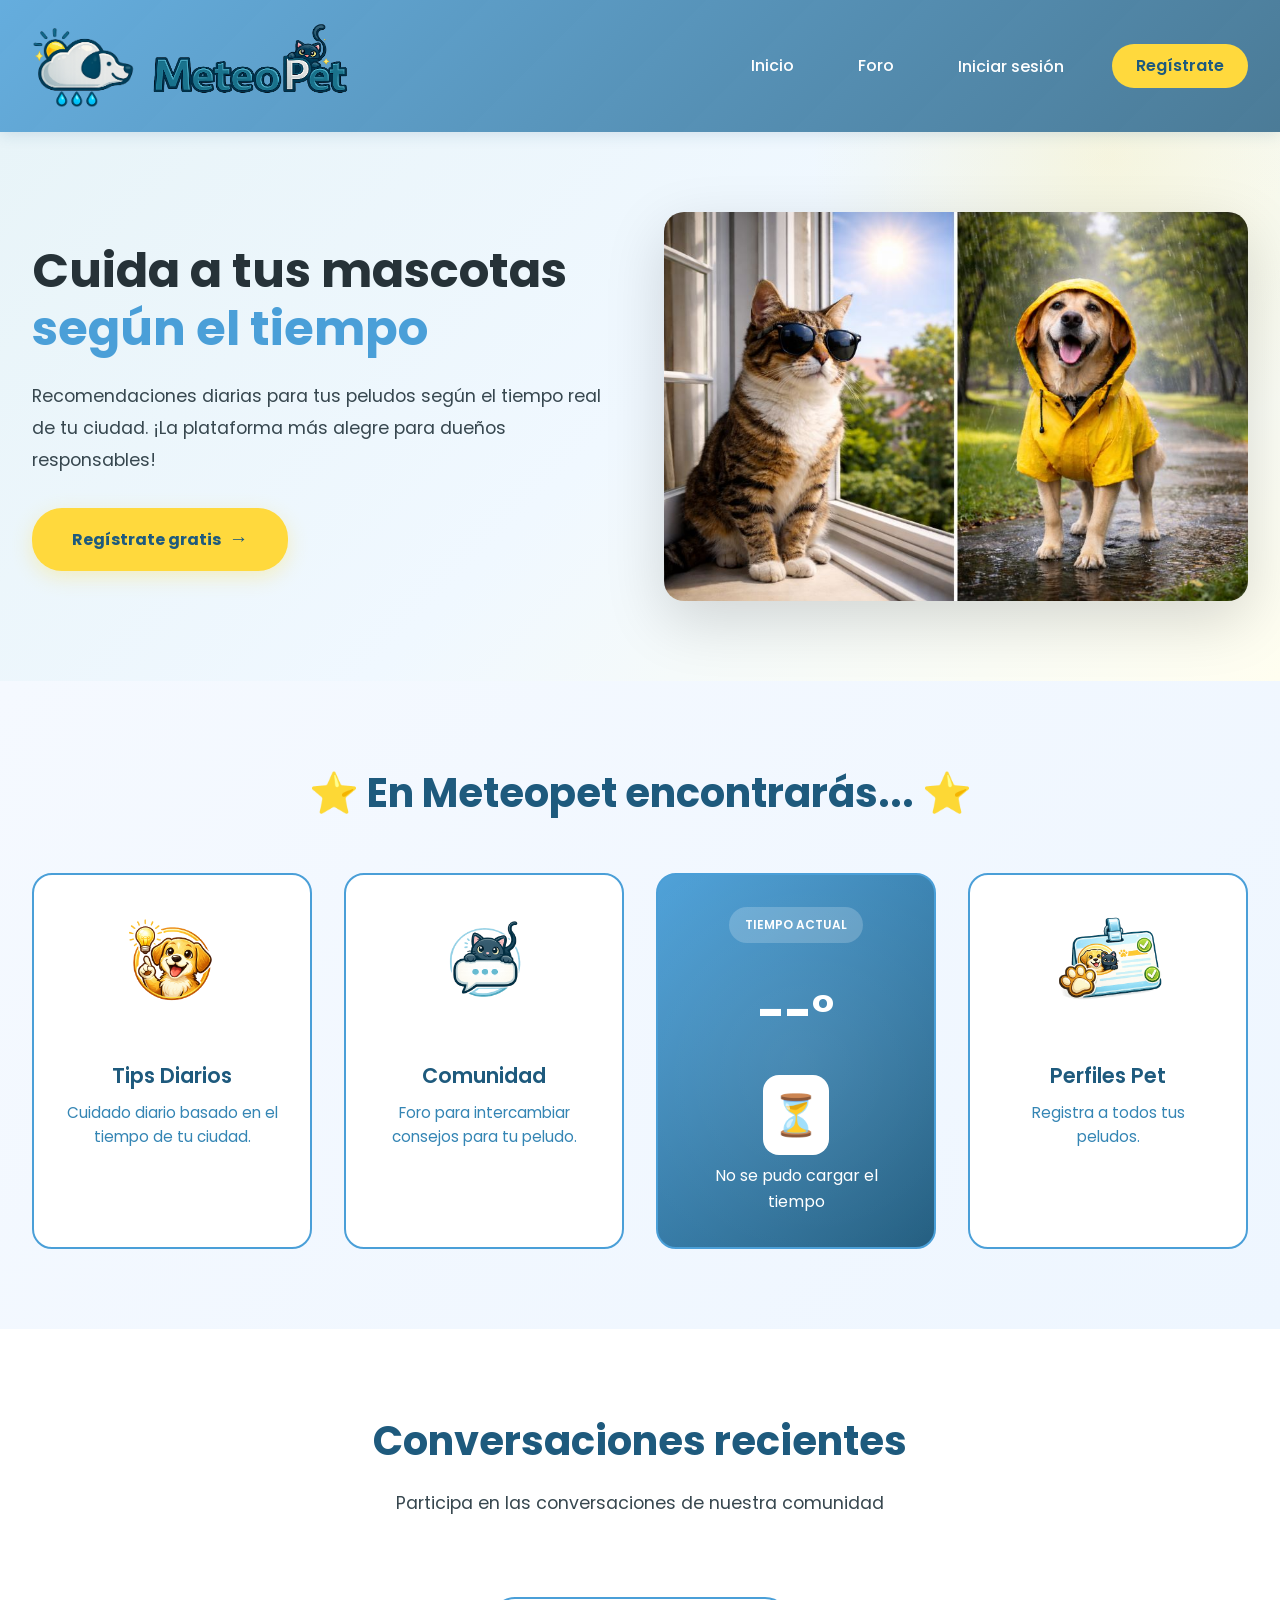
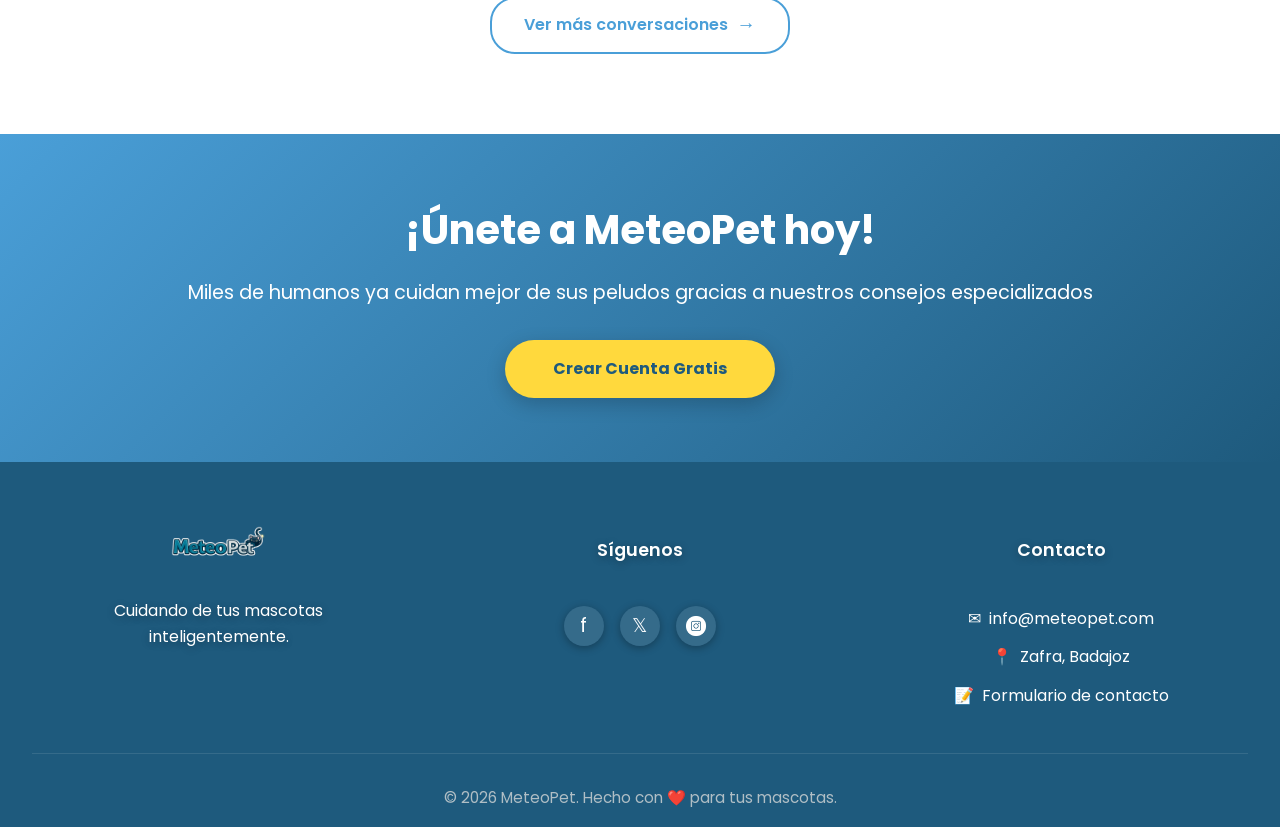
<file: index.html>
<!DOCTYPE html>
<html lang="es">

<head>
    <meta charset="UTF-8">
    <meta name="viewport" content="width=device-width, initial-scale=1.0">
    <title>MeteoPet - Cuida a tus mascotas según el tiempo</title>

    <!-- Google Fonts -->
    <link href="https://fonts.googleapis.com/css2?family=Poppins:wght@400;500;600;700&display=swap" rel="stylesheet">

    <!-- Estilos -->
    <link rel="stylesheet" href="assets/css/styles.css">

    <!-- Script principal de la landing -->
    <script defer src="assets/js/index.js"></script>
</head>

<body>

    <!-- ********* NAVBAR ********* -->
    <nav class="navbar">
        <div class="container">
            <a class="navbar-brand" href="#inicio">
                <div class="logo-icon">
                    <img src="assets/img/ui/logo.png" alt="logo_meteopet">
                </div>
                <div class="logo-title">
                    <img src="assets/img/ui/titulo_logo.png" alt="titulo Meteopet">
                </div>
            </a>
            <button class="navbar-toggler" id="menuToggle" aria-label="Toggle navigation">
                <span></span>
                <span></span>
                <span></span>
            </button>
            <div class="navbar-collapse" id="navbarNav">
                <ul class="navbar-nav">
                    <li class="nav-item">
                        <a class="nav-link" href="#inicio">Inicio</a>
                    </li>
                    <li class="nav-item">
                        <a class="nav-link" href="#foro">Foro</a>
                    </li>
                    <li class="nav-item">
                        <button class="nav-link" id="btn-abrir-login">Iniciar sesión</button>
                    </li>
                    <li class="nav-item">
                        <a class="btn-register" href="index.html?registro=1">Regístrate</a>
                    </li>
                </ul>
            </div>
        </div>
    </nav>

    <!-- ********* HERO ********* -->
    <section class="hero" id="inicio">
        <div class="container">
            <div class="hero-content">
                <div class="hero-text">
                    <h1 class="hero-title">
                        <span class="text-dark">Cuida a tus mascotas</span>
                        <span class="text-primary">según el tiempo</span>
                    </h1>
                    <p class="hero-subtitle">
                        Recomendaciones diarias para tus peludos según el tiempo real de tu ciudad.
                        ¡La plataforma más alegre para dueños responsables!
                    </p>
                    <a href="index.html?registro=1" class="btn-hero">
                        Regístrate gratis <span class="arrow">→</span>
                    </a>
                </div>
                <div class="hero-image-wrapper">
                    <div class="hero-image-container">
                        <img src="assets/img/ui/imagen-hero.jpg" alt="Perro y gato" class="hero-image">
                    </div>
                </div>
            </div>
        </div>
    </section>

    <!-- ********* EN METEOPET ENCONTRARÁS ********* -->
    <section class="section-features">
        <div class="container">
            <div class="section-header">
                <h2 class="section-title">
                    <span class="star">⭐</span>
                    En Meteopet encontrarás...
                    <span class="star">⭐</span>
                </h2>
            </div>

            <div class="platform-grid">
                <div class="platform-card">
                    <div class="card-icon">
                        <span class="icon"><img src="assets/img/ui/emojiPerro.png" alt="emoji perro tips"></span>
                    </div>
                    <h5>Tips Diarios</h5>
                    <p class="text-muted">Cuidado diario basado en el tiempo de tu ciudad.</p>
                </div>

                <div class="platform-card">
                    <div class="card-icon">
                        <span class="icon"><img src="assets/img/ui/emojiGatoForo.png" alt="emoji gato foro"></span>
                    </div>
                    <h5>Comunidad</h5>
                    <p class="text-muted">Foro para intercambiar consejos para tu peludo.</p>
                </div>

                <!-- Tarjeta del tiempo — se rellena por JS con la API de OpenWeatherMap -->
                <div class="platform-card platform-card-highlight">
                    <div class="weather-badge">
                        <span>TIEMPO ACTUAL</span>
                    </div>
                    <div id="weather-widget">
                        <div class="stat-number" id="weather-temp">--°</div>
                        <div id="weather-icon" style="font-size: 2.5rem;">⏳</div>
                        <p class="text-white" id="weather-desc">Cargando...</p>
                        <p class="text-white" id="weather-ciudad" style="font-size: 0.8rem; opacity: 0.8;"></p>
                    </div>
                </div>

                <div class="platform-card">
                    <div class="card-icon">
                        <span class="icon"><img src="assets/img/ui/emojiPerfiles.png" alt="emoji perfiles"></span>
                    </div>
                    <h5>Perfiles Pet</h5>
                    <p class="text-muted">Registra a todos tus peludos.</p>
                </div>
            </div>
        </div>
    </section>

    <!-- ********* CONVERSACIONES RECIENTES ********* -->
    <!-- Las tarjetas se generan por JS desde api/foro_publico.php -->
    <section class="section-forum" id="foro">
        <div class="container">
            <div class="section-header">
                <h2 class="section-title">Conversaciones recientes</h2>
                <p class="section-subtitle">Participa en las conversaciones de nuestra comunidad</p>
            </div>

            <div class="forum-grid" id="foro-landing"></div>

            <template id="template-foro-landing">
                <div class="forum-card">
                    <div class="forum-avatar">
                        <img src="" alt="avatar" class="forum-avatar-img">
                    </div>
                    <div class="forum-content">
                        <div class="forum-header">
                            <h6 class="forum-nombre"></h6>
                            <small class="text-muted forum-fecha"></small>
                        </div>
                        <p class="forum-texto"></p>
                        <small class="forum-especie"></small>
                    </div>
                </div>
            </template>

            <div class="text-center">
                <a href="foro_publico.html" class="btn-outline-primary">
                    Ver más conversaciones <span class="arrow">→</span>
                </a>
            </div>
        </div>
    </section>

    <!-- ********* CTA CREAR CUENTA ********* -->
    <section class="section-cta">
        <div class="container">
            <div class="cta-box">
                <h2>¡Únete a MeteoPet hoy!</h2>
                <p>Miles de humanos ya cuidan mejor de sus peludos gracias a nuestros consejos especializados</p>
                <a href="index.html?registro=1" class="btn-cta">Crear Cuenta Gratis</a>
            </div>
        </div>
    </section>

    <!-- ********* FOOTER ********* -->
    <footer class="footer">
        <div class="container">
            <div class="footer-grid">
                <div class="footer-col">
                    <div class="footer-brand">
                        <img src="assets/img/ui/titulo_logoGris.png" alt="Meteopet" class="footer-title">
                    </div>
                    <p class="text-light-gray">Cuidando de tus mascotas inteligentemente.</p>
                </div>

                <div class="footer-col footer-col-center">
                    <h6>Síguenos</h6>
                    <div class="social-links">
                        <a href="#" aria-label="Facebook">f</a>
                        <a href="#" aria-label="Equis">𝕏</a>
                        <a href="#" aria-label="Instagram">
                            <img src="assets/img/ui/instagram.png" alt="logo instagram">
                        </a>
                    </div>
                </div>

                <div class="footer-col">
                    <h6>Contacto</h6>
                    <ul class="footer-links">
                        <li><span class="footer-icon-small">✉</span> info@meteopet.com</li>
                        <li><span class="footer-icon-small">📍</span> Zafra, Badajoz</li>
                        <li>
                            <a href="#contacto">
                                <span class="footer-icon-small">📝</span> Formulario de contacto
                            </a>
                        </li>
                    </ul>
                </div>
            </div>
            <hr class="footer-divider">
            <div class="footer-bottom">
                <p>© 2026 MeteoPet. Hecho con <span class="heart">❤️</span> para tus mascotas.</p>
            </div>
        </div>
    </footer>

    <!-- ********* MODAL LOGIN ********* -->
    <div id="modal-login" class="modal-overlay">
        <div class="modal-login-contenido">
            <button id="modal-login-cerrar" class="modal-cerrar">&times;</button>

            <div class="modal-login-left">
                <div class="modal-pet-icon">
                    <img src="assets/img/ui/iconoInicioSesion.png" alt="">
                </div>
                <h2>¡Bienvenido de vuelta!</h2>
                <p>Tus peludos te están esperando.</p>
            </div>

            <div class="modal-login-right">
                <h1>Iniciar Sesión</h1>
                <p class="modal-subtitulo">Accede a tu cuenta de MeteoPet</p>

                <!-- Mensaje de error de login — visible solo si la URL tiene ?error=1 -->
                <div id="modal-error" class="modal-error-msg" style="display:none;">
                    Email o contraseña incorrectos.
                </div>

                <!-- El formulario se envía a PHP directamente -->
                <form method="POST" action="auth/login_process.php">
                    <div class="form-group">
                        <label for="email">Correo electrónico</label>
                        <div class="input-wrapper">
                            <span class="input-icon">✉️</span>
                            <input type="email" id="email" name="email" placeholder="tu@email.com" required>
                        </div>
                    </div>

                    <div class="form-group">
                        <label for="password">Contraseña</label>
                        <div class="input-wrapper">
                            <span class="input-icon">🔒</span>
                            <input type="password" id="password" name="password" placeholder="••••••••" required>
                            <button type="button" class="btn-toggle-pass" data-target="password">👁️</button>
                        </div>
                        <small class="password-requisitos">
                            Debe tener: 8+ caracteres, una mayúscula, un número y un carácter especial (!@#$...)
                        </small>
                    </div>

                    <button type="submit" class="btn-login">
                        <span>🐾</span> Iniciar Sesión
                    </button>
                </form>
                <p class="register-link">
                    <a href="#" id="btn-recuperar-pass">¿Olvidaste tu contraseña?</a>
                </p>

                <p class="register-link">
                    ¿No tienes cuenta? <a href="#" id="btn-abrir-registro">Regístrate gratis</a>
                </p>
            </div>
        </div>
    </div>

    <!-- ********* MODAL REGISTRO ********* -->
    <!-- El registro se gestiona por fetch en index.js → api/registro.php -->
    <div id="modal-registro" class="modal-overlay">
        <div class="modal-registro-contenido">
            <button id="modal-registro-cerrar" class="modal-cerrar">&times;</button>

            <div class="modal-registro-header">
                <h1>Crear cuenta</h1>
                <p class="modal-subtitulo">Únete a MeteoPet gratis</p>
            </div>

            <div class="modal-registro-body">
                <div class="registro-grid">
                    <div class="form-group">
                        <label for="reg-nombre">Nombre completo</label>
                        <div class="input-wrapper">
                            <span class="input-icon">👤</span>
                            <input type="text" id="reg-nombre" placeholder="Tu nombre completo" required>
                        </div>
                    </div>

                    <div class="form-group">
                        <label for="reg-email">Correo electrónico</label>
                        <div class="input-wrapper">
                            <span class="input-icon">✉️</span>
                            <input type="email" id="reg-email" placeholder="tu@email.com" required>
                        </div>
                    </div>

                    <div class="form-group">
                        <label for="reg-password">Contraseña</label>
                        <div class="input-wrapper">
                            <span class="input-icon">🔒</span>
                            <input type="password" id="reg-password" placeholder="Mínimo 8 caracteres" required>
                            <button type="button" class="btn-toggle-pass" data-target="reg-password">👁️</button>
                        </div>
                    </div>

                    <div class="form-group">
                        <label for="reg-password2">Confirmar contraseña</label>
                        <div class="input-wrapper">
                            <span class="input-icon">🔒</span>
                            <input type="password" id="reg-password2" placeholder="Repite la contraseña" required>
                            <button type="button" class="btn-toggle-pass" data-target="reg-password2">👁️</button>
                        </div>
                    </div>

                    <div class="form-group">
                        <label for="reg-provincia">Provincia</label>
                        <div class="input-wrapper">
                            <span class="input-icon">🗺️</span>
                            <!-- Las opciones se cargan desde api/ciudades_catalogo.php -->
                            <select id="reg-provincia" required>
                                <option value="">Selecciona una provincia...</option>
                            </select>
                        </div>
                    </div>

                    <div class="form-group">
                        <label for="reg-ciudad">Ciudad principal</label>
                        <div class="input-wrapper">
                            <span class="input-icon">📍</span>
                            <!-- Se activa al elegir provincia -->
                            <select id="reg-ciudad" required disabled>
                                <option value="">Primero selecciona una provincia</option>
                            </select>
                        </div>
                        <small id="ciudad-no-encontrada"
                            style="display:none; color:var(--descriptions); font-size:0.8rem; margin-top:0.3rem;">
                            ¿No encuentras tu ciudad? <a href="#" id="btn-sugerir-ciudad">Sugiérela al administrador</a>
                        </small>
                    </div>
                </div>

                <div class="form-group">
                    <label>Elige tu avatar</label>
                    <!-- Los avatares se cargan desde api/avatares.php -->
                    <div class="avatar-selector" id="avatar-selector"></div>
                    <input type="hidden" id="reg-avatar" value="avatar_default.png">
                </div>

                <div id="reg-mensaje"></div>
                <div class="form-group">
                    <label>
                        <input type="checkbox" id="reg-terminos" required>
                        He leído y acepto los <a href="#" id="btn-ver-terminos">términos y condiciones</a>
                    </label>
                </div>


                <button id="btn-registrarse" class="btn-login">
                    <span>🐾</span> Crear cuenta
                </button>

                <p class="register-link">
                    ¿Ya tienes cuenta? <a href="#" id="btn-ir-login">Inicia sesión</a>
                </p>
            </div>
        </div>
    </div>

    <!-- ********* MODAL CONTACTO ********* -->
    <!-- El envío se gestiona por fetch en index.js → api/contacto.php -->
    <div id="modal-contacto" class="modal-overlay">
        <div class="modal-contacto-contenido">
            <button id="modal-contacto-cerrar" class="modal-cerrar">&times;</button>
            <div class="modal-contacto-header">
                <h2>Contacta con nosotros</h2>
                <p>¿Tienes alguna duda, problema o sugerencia?</p>
            </div>
            <div class="modal-contacto-body">
                <div class="contacto-grid">
                    <div class="form-group">
                        <label for="contacto-nombre">Nombre</label>
                        <input type="text" id="contacto-nombre" placeholder="Tu nombre">
                    </div>
                    <div class="form-group">
                        <label for="contacto-email">Email</label>
                        <input type="email" id="contacto-email" placeholder="tu@email.com">
                    </div>
                    <div class="form-group contacto-full">
                        <label for="contacto-tipo">Tipo de consulta</label>
                        <select id="contacto-tipo">
                            <option value="consulta">💬 Consulta general</option>
                            <option value="problema">🔴 Problema técnico</option>
                            <option value="sugerencia_ciudad">🏙️ Sugerencia de ciudad</option>
                            <option value="otro">⚪ Otro</option>
                        </select>
                    </div>
                    <div class="form-group contacto-full">
                        <label for="contacto-asunto">Asunto</label>
                        <input type="text" id="contacto-asunto" placeholder="Asunto de tu mensaje">
                    </div>
                    <div class="form-group contacto-full">
                        <label for="contacto-mensaje">Mensaje</label>
                        <textarea id="contacto-mensaje" rows="4" placeholder="Escribe tu mensaje aquí..."></textarea>
                    </div>
                </div>
                <div id="contacto-msg"></div>
                <button id="btn-enviar-contacto" class="btn-login">
                    <span>✉️</span> Enviar mensaje
                </button>
            </div>
        </div>
    </div>

    <!-- MODAL TÉRMINOS Y CONDICIONES -->
    <div id="modal-terminos" class="modal-overlay">
        <div class="modal-contacto-contenido">
            <button id="modal-terminos-cerrar" class="modal-cerrar">&times;</button>
            <div class="modal-contacto-header">
                <h2>Términos y Condiciones</h2>
                <p>Por favor léelos antes de registrarte 🐾</p>
            </div>
            <div class="modal-contacto-body">
                <p><strong>1. Uso de la aplicación</strong></p>
                <p>MeteoPet es una aplicación web gratuita destinada a ayudar a los humanos de mascotas a cuidar mejor
                    de sus peludos según las condiciones meteorológicas. El uso de la app implica la aceptación de estas
                    condiciones.</p>

                <p><strong>2. Registro y cuenta</strong></p>
                <p>Para acceder a todas las funcionalidades es necesario crear una cuenta. Eres responsable de mantener
                    la confidencialidad de tu contraseña y de toda la actividad que se realice desde tu cuenta.</p>

                <p><strong>3. Contenido del foro</strong></p>
                <p>Las publicaciones del foro son revisadas por un administrador antes de hacerse públicas. MeteoPet se
                    reserva el derecho de rechazar cualquier contenido que considere inapropiado o que no esté
                    relacionado con el bienestar de las mascotas.</p>

                <p><strong>4. Datos personales</strong></p>
                <p>Los datos que nos proporcionas (nombre, email, ciudad) se usan únicamente para el funcionamiento de
                    la aplicación y no se comparten con terceros.</p>

                <p><strong>5. Responsabilidad</strong></p>
                <p>Los consejos de MeteoPet son orientativos y no sustituyen en ningún caso la opinión de un
                    veterinario. Ante cualquier duda sobre la salud de tu mascota, consulta siempre a un profesional. 🐾
                </p>

                <button id="btn-aceptar-terminos" class="btn-login">
                    <span>✅</span> Entendido, ¡acepto!
                </button>
            </div>
        </div>
    </div>

</body>

</html>
</file>
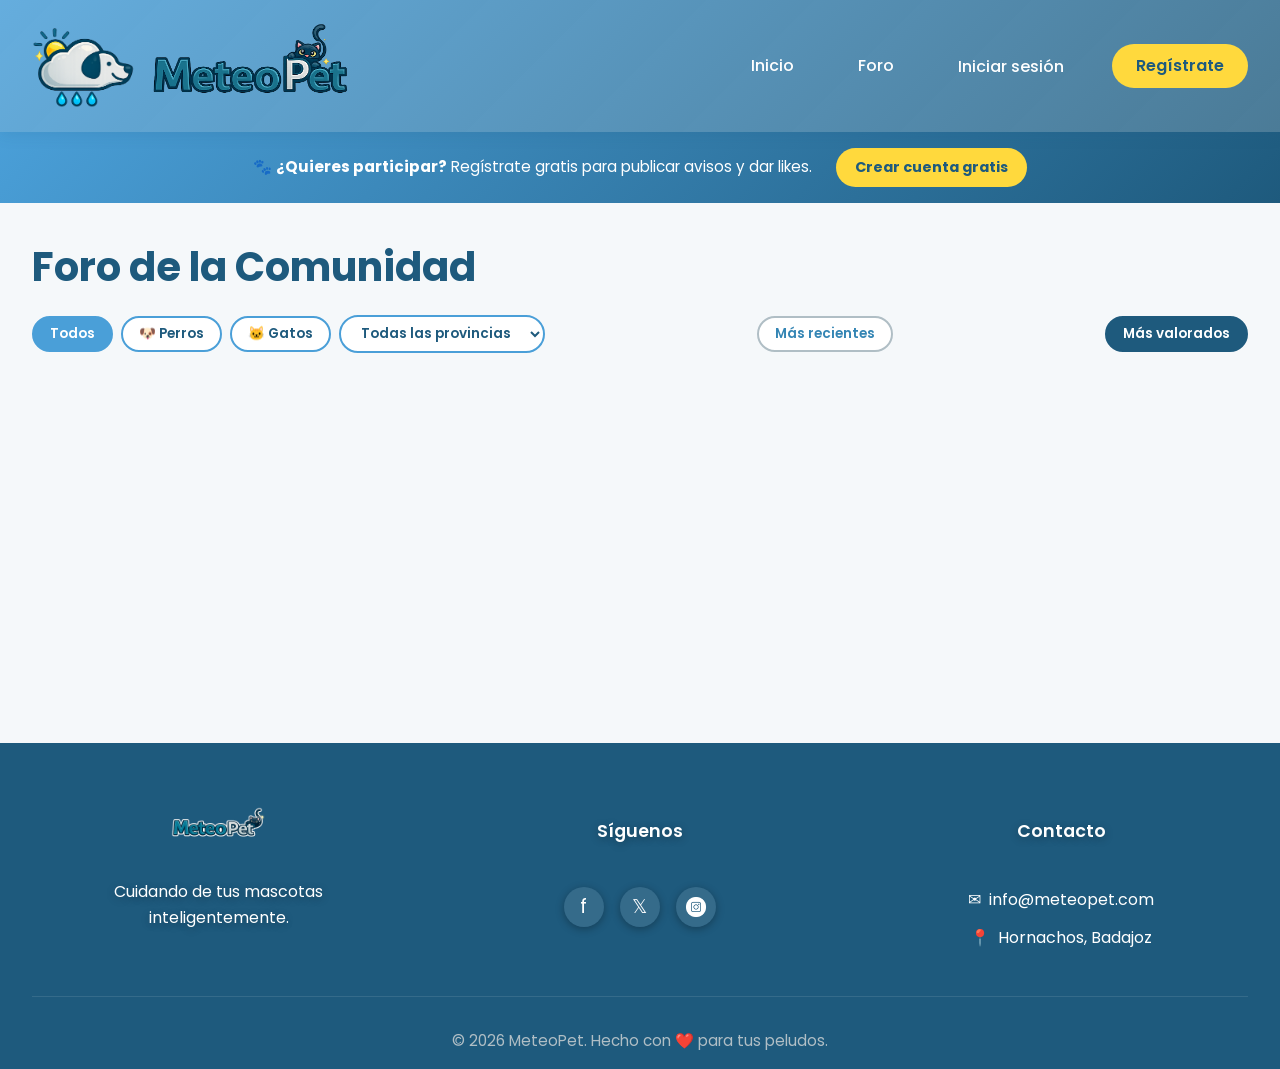
<file: foro_publico.html>
<!DOCTYPE html>
<html lang="es">

<head>
    <meta charset="UTF-8">
    <meta name="viewport" content="width=device-width, initial-scale=1.0">
    <title>Foro - MeteoPet</title>

    <!-- Google Fonts -->
    <link href="https://fonts.googleapis.com/css2?family=Poppins:wght@400;500;600;700&display=swap" rel="stylesheet">

    <!-- Estilos: base + estilos propios del foro público -->
    <link rel="stylesheet" href="assets/css/styles.css">
    <link rel="stylesheet" href="assets/css/foro_publico.css">

    <!-- Script del foro público -->
    <script defer src="assets/js/foro_publico.js"></script>
</head>

<body>

    <!-- ********** NAVBAR ********** -->
    <nav class="navbar">
        <div class="container">
            <a class="navbar-brand" href="index.html">
                <div class="logo-icon">
                    <img src="assets/img/ui/logo.png" alt="logo_meteopet">
                </div>
                <div class="logo-title">
                    <img src="assets/img/ui/titulo_logo.png" alt="titulo Meteopet">
                </div>
            </a>
            <button class="navbar-toggler" id="menuToggle">
                <span></span>
                <span></span>
                <span></span>
            </button>
            <div class="navbar-collapse" id="navbarNav">
                <ul class="navbar-nav">
                    <li class="nav-item">
                        <a class="nav-link" href="index.html">Inicio</a>
                    </li>
                    <li class="nav-item">
                        <a class="nav-link" href="foro_publico.html">Foro</a>
                    </li>
                    <li class="nav-item">
                        <button class="nav-link" id="btn-abrir-login">Iniciar sesión</button>
                    </li>
                    <li class="nav-item">
                        <a class="btn-register" href="index.html?registro=1">Regístrate</a>
                    </li>
                </ul>
            </div>
        </div>
    </nav>

    <!-- ********** BANNER REGISTRO ********** -->
    <div class="foro-publico-banner">
        <div class="container">
            <p>🐾 <strong>¿Quieres participar?</strong> Regístrate gratis para publicar avisos y dar likes.</p>
            <a href="index.html?registro=1" class="btn-banner">Crear cuenta gratis</a>
        </div>
    </div>

    <!-- ********** CONTENIDO PRINCIPAL ********** -->
    <main class="foro-publico-main">
        <div class="container">
            <div class="vista-header">
                <h2 class="section-title">Foro de la Comunidad</h2>
            </div>

            <!-- Filtros — el select de provincias se rellena desde api/foro_publico.php -->
            <div class="foro-filtros">
                <button class="btn-filtro activo" data-especie="0">Todos</button>
                <button class="btn-filtro" data-especie="1">🐶 Perros</button>
                <button class="btn-filtro" data-especie="2">🐱 Gatos</button>
                <select id="filtro-provincia" class="select-provincia">
                    <option value="">Todas las provincias</option>
                </select>
                <button class="btn-orden" data-orden="fecha">Más recientes</button>
                <button class="btn-orden activo-orden" data-orden="likes">Más valorados</button>
            </div>

            <!-- Las publicaciones se generan aquí por JS -->
            <div id="lista-publicaciones-publico"></div>
        </div>
    </main>

    <!-- ********** TEMPLATE PUBLICACIÓN ********** -->
    <!-- El JS lo clona con cloneNode para cada publicación -->
    <template id="template-pub-publico">
        <div class="publicacion-card">
            <div class="publicacion-header">
                <img src="" alt="avatar" class="foro-avatar">
                <div class="publicacion-autor">
                    <span class="publicacion-nombre"></span>
                    <div class="publicacion-meta">
                        <span class="publicacion-fecha"></span>
                        <span class="publicacion-especie-badge"></span>
                    </div>
                </div>
            </div>
            <p class="publicacion-titulo"></p>
            <p class="publicacion-contenido"></p>
            <div class="publicacion-footer">
                <span class="publicacion-ubicacion"></span>
                <!-- Los usuarios no autenticados ven los likes pero no pueden darlos -->
                <span class="pub-likes">❤️ <span class="like-count"></span></span>
            </div>
        </div>
    </template>

    <!-- ********** FOOTER ********** -->
    <footer class="footer">
        <div class="container">
            <div class="footer-grid">
                <div class="footer-col">
                    <div class="footer-brand">
                        <img src="assets/img/ui/titulo_logoGris.png" alt="Meteopet" class="footer-title">
                    </div>
                    <p class="text-light-gray">Cuidando de tus mascotas inteligentemente.</p>
                </div>
                <div class="footer-col footer-col-center">
                    <h6>Síguenos</h6>
                    <div class="social-links">
                        <a href="#" aria-label="Facebook">f</a>
                        <a href="#" aria-label="Equis">𝕏</a>
                        <a href="#" aria-label="Instagram">
                            <img src="assets/img/ui/instagram.png" alt="instagram">
                        </a>
                    </div>
                </div>
                <div class="footer-col">
                    <h6>Contacto</h6>
                    <ul class="footer-links">
                        <li><span class="footer-icon-small">✉</span> info@meteopet.com</li>
                        <li><span class="footer-icon-small">📍</span> Hornachos, Badajoz</li>
                    </ul>
                </div>
            </div>
            <hr class="footer-divider">
            <div class="footer-bottom">
                <p>© 2026 MeteoPet. Hecho con <span class="heart">❤️</span> para tus peludos.</p>
            </div>
        </div>
    </footer>

    <!-- ********** MODAL LOGIN ********** -->
    <!-- El formulario se envía directamente a PHP — sin fetch -->
    <div id="modal-login" class="modal-overlay">
        <div class="modal-login-contenido">
            <button id="modal-login-cerrar" class="modal-cerrar">&times;</button>
            <div class="modal-login-left">
                <div class="modal-pet-icon">
                    <img src="assets/img/ui/iconoInicioSesion.png" alt="">
                </div>
                <h2>¡Bienvenido de vuelta!</h2>
                <p>Tus peludos te están esperando.</p>
            </div>
            <div class="modal-login-right">
                <h1>Iniciar Sesión</h1>
                <p class="modal-subtitulo">Accede a tu cuenta de MeteoPet</p>
                <!-- Mensaje de error — visible solo si la URL tiene ?error=1 -->
                <div id="modal-error" class="modal-error-msg" style="display:none;">
                    Email o contraseña incorrectos.
                </div>
                <form method="POST" action="auth/login_process.php">
                    <div class="form-group">
                        <label for="email">Correo electrónico</label>
                        <div class="input-wrapper">
                            <span class="input-icon">✉️</span>
                            <input type="email" id="email" name="email" placeholder="tu@email.com" required>
                        </div>
                    </div>
                    <div class="form-group">
                        <label for="password">Contraseña</label>
                        <div class="input-wrapper">
                            <span class="input-icon">🔒</span>
                            <input type="password" id="password" name="password" placeholder="••••••••" required>
                        </div>
                    </div>
                    <button type="submit" class="btn-login">
                        <span>🐾</span> Iniciar Sesión
                    </button>
                </form>
                <p class="register-link">
                    ¿No tienes cuenta? <a href="index.html?registro=1">Regístrate gratis</a>
                </p>
            </div>
        </div>
    </div>

</body>

</html>
</file>
<file: assets/css/styles.css>
/*************************************************************
    Estilos globales de index.html y modales
**************************************************************/

/* ***** VARIABLES Y RESET ***** */
:root {
    --primary-blue: #1E5A7D;
    --secondary-blue: #4A9FD8;
    --descriptions: #3485b4;
    --light-blue: #E8F4F8;
    --accent-yellow: #FFD93D;
    --accent-orange: #FFA726;
    --white: #FFFFFF;
    --light-gray: #F5F8FA;
    --medium-gray: #B0BEC5;
    --dark-gray: #37474F;
    --text-dark: #263238;
    --font-primary: 'Poppins', sans-serif;
}

* {
    margin: 0;
    padding: 0;
    box-sizing: border-box;
}

body {
    font-family: var(--font-primary);
    color: var(--text-dark);
    line-height: 1.6;
    overflow-x: hidden;
}

.container {
    max-width: 1400px;
    margin: 0 auto;
    padding: 0 2rem;
}

/****** NAVBAR ******/
.navbar {
    background: linear-gradient(135deg, rgba(74, 159, 216, 0.85) 0%, rgba(30, 90, 125, 0.80) 100%);
    backdrop-filter: blur(10px);
    padding: 1rem 0;
    box-shadow: 0 2px 15px rgba(30, 90, 125, 0.15);
    position: sticky;
    top: 0;
    z-index: 1000;
    transition: all 0.3s ease;
}

.navbar.scrolled {
    background: linear-gradient(135deg, rgba(74, 159, 216, 0.95) 0%, rgba(30, 90, 125, 0.92) 100%);
    backdrop-filter: blur(15px);
    box-shadow: 0 4px 20px rgba(30, 90, 125, 0.25);
}

.navbar .container {
    display: flex;
    justify-content: space-between;
    align-items: center;
}

.navbar-brand {
    display: flex;
    align-items: center;
    gap: 0.5rem;
    text-decoration: none;
}

.logo-icon {
    display: flex;
    align-items: center;
}

.logo-icon img {
    height: 90px;
    width: auto;
    transition: all 0.3s ease;
}

.logo-icon img:hover {
    transform: scale(1.05);
}

.logo-title {
    display: flex;
    align-items: center;
}

.logo-title img {
    height: 100px;
    width: auto;
    margin-left: 0.5rem;
}

.navbar-toggler {
    display: none;
    flex-direction: column;
    gap: 4px;
    background: none;
    border: none;
    cursor: pointer;
    padding: 0.5rem;
    z-index: 1001;
}

.navbar-toggler span {
    width: 25px;
    height: 3px;
    background: var(--white);
    border-radius: 2px;
    transition: all 0.3s ease;
}

.navbar-toggler.active span:nth-child(1) {
    transform: rotate(45deg) translate(5px, 5px);
}

.navbar-toggler.active span:nth-child(2) {
    opacity: 0;
}

.navbar-toggler.active span:nth-child(3) {
    transform: rotate(-45deg) translate(7px, -6px);
}

.navbar-collapse {
    display: block;
}

.navbar-nav {
    display: flex;
    list-style: none;
    gap: 2rem;
    align-items: center;
    margin: 0;
}

.nav-item {
    list-style: none;
}

.nav-link {
    color: var(--white);
    text-decoration: none;
    font-weight: 500;
    padding: 0.5rem 1rem;
    transition: all 0.3s ease;
    border-radius: 8px;
    display: block;
}

.nav-link:hover {
    color: var(--accent-yellow);
    background-color: rgba(255, 255, 255, 0.15);
}

.btn-register {
    background: var(--accent-yellow);
    color: var(--primary-blue);
    padding: 0.6rem 1.5rem;
    border-radius: 25px;
    font-weight: 600;
    transition: all 0.3s ease;
    border: none;
    text-decoration: none;
    display: inline-block;
}

.btn-register:hover {
    background: var(--white);
    color: var(--primary-blue);
    transform: translateY(-2px);
    box-shadow: 0 5px 15px rgba(255, 255, 255, 0.4);
}

button.nav-link {
    background: none;
    border: none;
    cursor: pointer;
    font-family: var(--font-primary);
    font-size: inherit;
}

/****** HERO ******/
.hero {
    background: linear-gradient(135deg, var(--light-blue) 0%, #F0F8FF 50%, #FFFEF0 100%);
    padding: 5rem 0;
    position: relative;
    overflow: hidden;
}

.hero::before {
    content: '';
    position: absolute;
    top: -50%;
    right: -10%;
    width: 600px;
    height: 600px;
    background: radial-gradient(circle, rgba(255, 217, 61, 0.15) 0%, transparent 70%);
    border-radius: 50%;
    pointer-events: none;
}

.hero-content {
    display: grid;
    grid-template-columns: 1fr 1fr;
    gap: 3rem;
    align-items: center;
    position: relative;
    z-index: 1;
}

.hero-text {
    max-width: 100%;
}

.hero-title {
    font-size: 3rem;
    font-weight: 700;
    line-height: 1.2;
    margin-bottom: 1.5rem;
}

.hero-title .text-primary {
    color: var(--secondary-blue);
    display: block;
}

.hero-title .text-dark {
    color: var(--text-dark);
    display: block;
}

.hero-subtitle {
    font-size: 1.1rem;
    color: var(--dark-gray);
    margin-bottom: 2rem;
    line-height: 1.8;
}

.btn-hero {
    background: var(--accent-yellow);
    color: var(--primary-blue);
    padding: 1rem 2.5rem;
    border-radius: 30px;
    font-weight: 700;
    border: none;
    box-shadow: 0 6px 20px rgba(255, 217, 61, 0.3);
    transition: all 0.3s ease;
    display: inline-flex;
    align-items: center;
    gap: 0.5rem;
    text-decoration: none;
    cursor: pointer;
}

.btn-hero:hover {
    background: var(--accent-orange);
    color: var(--white);
    transform: translateY(-3px);
    box-shadow: 0 10px 30px rgba(255, 167, 38, 0.4);
}

.arrow {
    font-size: 1.2rem;
}

.hero-image-wrapper {
    width: 100%;
}

.hero-image-container {
    position: relative;
}

.hero-image {
    width: 100%;
    height: auto;
    border-radius: 20px;
    box-shadow: 0 20px 60px rgba(0, 0, 0, 0.15);
    display: block;
}

/****** SECCIONES GENERALES ******/
.section-header {
    text-align: center;
    margin-bottom: 3rem;
}

.section-title {
    font-size: 2.5rem;
    font-weight: 700;
    color: var(--primary-blue);
    margin-bottom: 1rem;
}

.star {
    color: var(--accent-yellow);
}

.section-subtitle {
    font-size: 1.1rem;
    color: var(--dark-gray);
    max-width: 700px;
    margin: 0 auto;
}

.text-center {
    text-align: center;
}

.text-muted {
    color: var(--descriptions);
    font-size: 0.95rem;
}

.text-white {
    color: var(--white);
}

/****** SECCIÓN CARACTERÍSTICAS ******/
.section-features {
    background: linear-gradient(135deg, #F5F9FF 0%, #EEF6FF 100%);
    padding: 5rem 0;
}

.platform-grid {
    display: grid;
    grid-template-columns: repeat(auto-fit, minmax(250px, 1fr));
    gap: 2rem;
}

.platform-card {
    background: var(--white);
    padding: 2rem;
    border-radius: 20px;
    border: 2px solid var(--secondary-blue);
    transition: all 0.3s ease;
    text-align: center;
}

.platform-card:hover {
    border-color: var(--accent-yellow);
    transform: translateY(-8px);
    box-shadow: 0 12px 28px rgba(255, 217, 61, 0.65);
}

.card-icon,
.icon {
    display: flex;
    justify-content: center;
    align-items: center;
    margin-bottom: 1rem;
}

.card-icon img,
.icon img {
    width: 120px;
    height: 120px;
    object-fit: contain;
}

.platform-card h5 {
    color: var(--primary-blue);
    font-weight: 600;
    margin-bottom: 0.5rem;
    font-size: 1.3rem;
}

.platform-card p {
    margin: 0;
}

/*Tarjeta destacada del tiempo actual*/
.platform-card-highlight {
    background: linear-gradient(135deg, var(--secondary-blue) 0%, var(--primary-blue) 100%);
    color: var(--white);
    position: relative;
    overflow: hidden;
}

.platform-card-highlight::before {
    content: '';
    position: absolute;
    top: -50%;
    right: -50%;
    width: 200%;
    height: 200%;
    background: radial-gradient(circle, rgba(255, 255, 255, 0.1) 0%, transparent 70%);
    pointer-events: none;
}

.platform-card-highlight:hover {
    border-color: transparent;
}

.platform-card-highlight .text-white {
    position: relative;
    z-index: 1;
}

/*GIF del tiempo — fondo blanco para contraste*/
.platform-card-highlight #weather-icon {
    background: var(--white);
    border-radius: 16px;
    padding: 0.5rem;
    display: inline-flex;
    justify-content: center;
    align-items: center;
    margin: 0.5rem auto;
    position: relative;
    z-index: 1;
}

.weather-badge {
    background: rgba(255, 255, 255, 0.2);
    padding: 0.5rem 1rem;
    border-radius: 20px;
    display: inline-flex;
    align-items: center;
    gap: 0.5rem;
    font-size: 0.75rem;
    font-weight: 600;
    margin-bottom: 1rem;
    position: relative;
    z-index: 1;
}

.stat-number {
    font-size: 3rem;
    font-weight: 700;
    margin: 1rem 0;
    position: relative;
    z-index: 1;
}

/****** SECCIÓN FORO LANDING ******/
.section-forum {
    background: var(--white);
    padding: 5rem 0;
}

.forum-grid {
    display: grid;
    gap: 1.5rem;
    margin-bottom: 2rem;
}

.forum-card {
    background: #F0F6FF;
    padding: 1.5rem;
    border-radius: 15px;
    border-left: 4px solid var(--secondary-blue);
    display: flex;
    gap: 1rem;
    transition: all 0.3s ease;
}

.forum-card:hover {
    transform: translateX(5px);
    box-shadow: 0 5px 20px rgba(74, 159, 216, 0.15);
}

.forum-card-highlight {
    background: linear-gradient(135deg, #FFF9E6 0%, #FFF4CC 100%);
    border-left-color: var(--accent-yellow);
}

.forum-avatar {
    flex-shrink: 0;
}

.forum-content {
    flex: 1;
}

.forum-header {
    display: flex;
    justify-content: space-between;
    align-items: center;
    margin-bottom: 0.5rem;
}

.forum-content h6 {
    color: var(--primary-blue);
    font-weight: 600;
    margin: 0;
    font-size: 1rem;
}

.forum-header .text-muted {
    font-size: 0.85rem;
}

.forum-content p {
    color: var(--dark-gray);
    line-height: 1.6;
    margin: 0;
}

.forum-avatar-img {
    width: 45px;
    height: 45px;
    border-radius: 50%;
    object-fit: contain;
    border: 2px solid var(--secondary-blue);
    background-color: var(--light-gray);
}

.forum-especie {
    color: var(--medium-gray);
    font-size: 0.8rem;
    margin-top: 0.3rem;
    display: block;
}

.btn-outline-primary {
    border: 2px solid var(--secondary-blue);
    background: transparent;
    color: var(--secondary-blue);
    padding: 0.7rem 2rem;
    border-radius: 25px;
    font-weight: 600;
    transition: all 0.3s ease;
    display: inline-flex;
    align-items: center;
    gap: 0.5rem;
    text-decoration: none;
    cursor: pointer;
}

.btn-outline-primary:hover {
    background: var(--secondary-blue);
    color: var(--white);
    transform: translateY(-3px);
}

/****** SECCIÓN CTA ******/
.section-cta {
    background: linear-gradient(135deg, var(--secondary-blue) 0%, var(--primary-blue) 100%);
    padding: 4rem 0;
}

.cta-box {
    text-align: center;
    color: var(--white);
}

.cta-box h2 {
    font-size: 2.5rem;
    margin-bottom: 1rem;
    color: var(--white);
}

.cta-box p {
    font-size: 1.2rem;
    margin-bottom: 2rem;
    color: var(--white);
}

.btn-cta {
    background: var(--accent-yellow);
    color: var(--primary-blue);
    padding: 1rem 3rem;
    border-radius: 30px;
    font-weight: 700;
    border: none;
    box-shadow: 0 6px 20px rgba(0, 0, 0, 0.2);
    transition: all 0.3s ease;
    display: inline-block;
    text-decoration: none;
    cursor: pointer;
}

.btn-cta:hover {
    background: var(--accent-orange);
    color: var(--white);
    transform: translateY(-5px);
    box-shadow: 0 10px 30px rgba(0, 0, 0, 0.3);
}

/****** FOOTER ******/
.footer {
    background: var(--primary-blue);
    color: var(--white);
    padding: 3rem 0 1rem;
    margin-top: auto;
}

.footer-grid {
    display: grid;
    grid-template-columns: repeat(3, 1fr);
    gap: 3rem;
    margin-bottom: 2rem;
    text-align: center;
    align-items: start;
}

.footer-col {
    display: flex;
    flex-direction: column;
    align-items: center;
}

.footer-brand {
    margin-bottom: 0.5rem;
    height: 80px;
    display: flex;
    align-items: center;
}

.footer-title {
    height: 80px;
    width: auto;
    background: transparent;
}

.text-light-gray {
    color: var(--white);
    margin-bottom: 1.5rem;
    max-width: 250px;
    margin-top: 0;
    text-shadow: 0 2px 8px rgba(0, 0, 0, 0.3);
}

.footer-col h6 {
    color: var(--white);
    margin-bottom: 1rem;
    font-size: 1.1rem;
    font-weight: 600;
    height: 80px;
    display: flex;
    align-items: center;
    text-shadow: 0 2px 8px rgba(0, 0, 0, 0.3);
}

.footer-col-center {
    justify-content: center;
}

.social-links {
    display: flex;
    gap: 1rem;
    justify-content: center;
}

.social-links a {
    width: 40px;
    height: 40px;
    background: rgba(255, 255, 255, 0.1);
    border-radius: 50%;
    display: flex;
    align-items: center;
    justify-content: center;
    color: var(--white);
    font-size: 1.2rem;
    text-decoration: none;
    transition: all 0.3s ease;
    box-shadow: 0 2px 8px rgba(0, 0, 0, 0.3);
}

.social-links a img {
    width: 28px;
    height: 28px;
    object-fit: contain;
}

.social-links a:hover {
    background: var(--accent-yellow);
    color: var(--primary-blue);
    transform: translateY(-3px);
    box-shadow: 0 5px 15px rgba(255, 217, 61, 0.3);
}

.social-links a:hover img {
    filter: brightness(0) saturate(100%) invert(27%) sepia(51%) saturate(2878%) hue-rotate(180deg) brightness(94%) contrast(97%);
}

.footer-links {
    list-style: none;
    margin: 0;
    padding: 0;
}

.footer-links li {
    margin-bottom: 0.8rem;
    color: var(--white);
    display: flex;
    align-items: center;
    justify-content: center;
    gap: 0.5rem;
}

.footer-links a {
    color: var(--white);
    text-decoration: none;
    transition: all 0.3s ease;
    display: flex;
    align-items: center;
    gap: 0.5rem;
}

.footer-links a:hover {
    color: var(--accent-yellow);
    transform: translateX(3px);
}

.footer-icon-small {
    font-size: 1rem;
}

.footer-divider {
    border: none;
    border-top: 1px solid rgba(255, 255, 255, 0.1);
    margin: 2rem 0;
}

.footer-bottom {
    text-align: center;
    color: var(--medium-gray);
}

.footer-bottom p {
    margin: 0;
    font-size: 0.95rem;
}

.heart {
    color: #ff6b6b;
}

/****** MODAL LOGIN ******/
.modal-overlay {
    display: none;
    position: fixed;
    inset: 0;
    background-color: rgba(0, 0, 0, 0.5);
    z-index: 2000;
    justify-content: center;
    align-items: center;
}

.modal-overlay.visible {
    display: flex;
}

.modal-cerrar {
    position: absolute;
    top: 1rem;
    right: 1.2rem;
    background: none;
    border: none;
    font-size: 1.8rem;
    color: var(--medium-gray);
    cursor: pointer;
    z-index: 10;
    line-height: 1;
    transition: color 0.2s;
}

.modal-cerrar:hover {
    color: var(--primary-blue);
}

.modal-subtitulo {
    color: #78909C;
    font-size: 0.9rem;
    margin-bottom: 1rem;
}

.modal-login-contenido {
    background: var(--white);
    border-radius: 30px;
    overflow: hidden;
    max-width: 800px;
    width: 90%;
    display: grid;
    grid-template-columns: 1fr 1fr;
    position: relative;
    box-shadow: 0 20px 60px rgba(0, 0, 0, 0.2);
}

.modal-login-left {
    background: linear-gradient(135deg, var(--secondary-blue) 0%, var(--primary-blue) 100%);
    padding: 3rem 2rem;
    display: flex;
    flex-direction: column;
    justify-content: center;
    align-items: center;
    color: var(--white);
    text-align: center;
    gap: 1rem;
}

.modal-pet-icon img {
    width: 150px;
    height: 150px;
    object-fit: contain;
}

.modal-login-left h2 {
    font-size: 1.6rem;
}

.modal-login-left p {
    opacity: 0.9;
    font-size: 0.95rem;
}

.modal-login-right {
    padding: 3rem 2rem;
    display: flex;
    flex-direction: column;
    justify-content: center;
    gap: 0.5rem;
}

.modal-login-right h1 {
    color: var(--primary-blue);
    font-size: 1.6rem;
}

.modal-login-right .form-group {
    margin-bottom: 1rem;
}

.modal-login-right label {
    display: block;
    margin-bottom: 0.5rem;
    font-weight: 500;
    font-size: 0.95rem;
    color: var(--text-dark);
}

.modal-login-right .input-wrapper {
    position: relative;
}

.modal-login-right .input-icon {
    position: absolute;
    left: 1rem;
    top: 50%;
    transform: translateY(-50%);
    font-size: 1.1rem;
}

.modal-login-right input[type="email"],
.modal-login-right input[type="password"],
.modal-login-right input[type="text"] {
    width: 100%;
    padding: 1rem 3rem 1rem 3rem;
    border: 2px solid var(--light-gray);
    border-radius: 15px;
    font-family: var(--font-primary);
    font-size: 1rem;
    background: var(--light-gray);
    transition: all 0.3s ease;
}

.modal-login-right input[type="email"]:focus,
.modal-login-right input[type="password"]:focus,
.modal-login-right input[type="text"]:focus {
    outline: none;
    border-color: var(--secondary-blue);
    background: var(--white);
    box-shadow: 0 0 0 4px rgba(74, 159, 216, 0.1);
}

.modal-error-msg {
    background-color: #fde8eb;
    color: #b00020;
    border-radius: 8px;
    padding: 8px 12px;
    font-size: 0.9rem;
    font-weight: 600;
    margin-bottom: 0.5rem;
}

.btn-login {
    width: 100%;
    background: var(--accent-yellow);
    color: var(--primary-blue);
    padding: 1rem;
    border: none;
    border-radius: 15px;
    font-family: var(--font-primary);
    font-size: 1rem;
    font-weight: 700;
    cursor: pointer;
    transition: all 0.3s ease;
    display: flex;
    align-items: center;
    justify-content: center;
    gap: 0.5rem;
    margin-top: 0.5rem;
}

.btn-login:hover {
    background: var(--accent-orange);
    color: var(--white);
    transform: translateY(-2px);
}

.register-link {
    text-align: center;
    color: #78909C;
    font-size: 0.9rem;
    margin-top: 0.5rem;
}

.register-link a {
    color: var(--secondary-blue);
    font-weight: 600;
    text-decoration: none;
}

.register-link a:hover {
    color: var(--primary-blue);
    text-decoration: underline;
}

/****** MODAL REGISTRO ******/
.modal-registro-contenido {
    background: var(--white);
    border-radius: 30px;
    overflow: hidden;
    max-width: 600px;
    width: 90%;
    position: relative;
    box-shadow: 0 20px 60px rgba(0, 0, 0, 0.2);
    max-height: 90vh;
    overflow-y: auto;
}

.modal-registro-header {
    background: linear-gradient(135deg, var(--secondary-blue) 0%, var(--primary-blue) 100%);
    padding: 2rem 2.5rem 1.5rem;
    text-align: center;
}

.modal-registro-header h1 {
    color: var(--white);
    font-size: 1.8rem;
    margin-bottom: 0.3rem;
}

.modal-registro-header .modal-subtitulo {
    color: rgba(255, 255, 255, 0.85);
    font-size: 0.95rem;
}

.modal-registro-body {
    padding: 2rem 2.5rem;
    display: flex;
    flex-direction: column;
    gap: 1rem;
}

.registro-grid {
    display: grid;
    grid-template-columns: 1fr 1fr;
    gap: 1rem;
}

.registro-grid .form-group:last-child {
    grid-column: 1 / -1;
}

.modal-registro-body .form-group {
    display: flex;
    flex-direction: column;
    gap: 0.4rem;
}

.modal-registro-body label {
    font-weight: 600;
    font-size: 0.9rem;
    color: var(--text-dark);
}

.modal-registro-body .input-wrapper {
    position: relative;
}

.modal-registro-body .input-icon {
    position: absolute;
    left: 1rem;
    top: 50%;
    transform: translateY(-50%);
    font-size: 1.1rem;
}

.modal-registro-body input[type="text"],
.modal-registro-body input[type="email"],
.modal-registro-body input[type="password"],
.modal-registro-body select {
    width: 100%;
    padding: 0.9rem 3rem 0.9rem 3rem;
    border: 2px solid var(--light-gray);
    border-radius: 12px;
    font-family: var(--font-primary);
    font-size: 0.95rem;
    background: var(--light-gray);
    transition: all 0.3s ease;
}

.modal-registro-body input:focus,
.modal-registro-body select:focus {
    outline: none;
    border-color: var(--secondary-blue);
    background: var(--white);
}

.avatar-selector {
    display: grid;
    grid-template-columns: repeat(8, 1fr);
    gap: 0.5rem;
    margin-top: 0.5rem;
}

.avatar-opcion {
    cursor: pointer;
    border-radius: 50%;
    border: 3px solid transparent;
    transition: all 0.2s;
    overflow: hidden;
    aspect-ratio: 1/1;
    width: 100%;
}

.avatar-opcion img {
    width: 100%;
    height: 100%;
    object-fit: contain;
    border-radius: 50%;
    background-color: var(--light-gray);
}

.avatar-opcion:hover {
    border-color: var(--secondary-blue);
    transform: scale(1.1);
}

.avatar-opcion.seleccionado {
    border-color: var(--accent-yellow);
    box-shadow: 0 0 0 2px var(--accent-yellow);
}

#reg-mensaje.exito {
    color: #2d7a2d;
    background-color: #e6f4e6;
    border-radius: 8px;
    padding: 8px 12px;
    font-size: 0.9rem;
    font-weight: 600;
    text-align: center;
}

#reg-mensaje.error {
    color: #b00020;
    background-color: #fde8eb;
    border-radius: 8px;
    padding: 8px 12px;
    font-size: 0.9rem;
    font-weight: 600;
    text-align: center;
}

.password-requisitos {
    color: #78909C;
    font-size: 0.78rem;
    margin-top: 0.2rem;
}

/****** MODAL CONTACTO ******/
.modal-contacto-contenido {
    background: var(--white);
    border-radius: 24px;
    overflow: hidden;
    max-width: 600px;
    width: 90%;
    position: relative;
    box-shadow: 0 20px 60px rgba(0, 0, 0, 0.2);
    max-height: 90vh;
    overflow-y: auto;
}

.modal-contacto-header {
    background: linear-gradient(135deg, var(--secondary-blue) 0%, var(--primary-blue) 100%);
    padding: 2rem 2.5rem 1.5rem;
    text-align: center;
}

.modal-contacto-header h2 {
    color: var(--white);
    font-size: 1.6rem;
    margin-bottom: 0.3rem;
}

.modal-contacto-header p {
    color: rgba(255, 255, 255, 0.85);
    font-size: 0.95rem;
}

.modal-contacto-body {
    padding: 2rem 2.5rem;
    display: flex;
    flex-direction: column;
    gap: 1rem;
}

.contacto-grid {
    display: grid;
    grid-template-columns: 1fr 1fr;
    gap: 1rem;
}

.contacto-full {
    grid-column: 1 / -1;
}

.modal-contacto-body .form-group {
    display: flex;
    flex-direction: column;
    gap: 0.4rem;
}

.modal-contacto-body label {
    font-weight: 600;
    font-size: 0.9rem;
    color: var(--text-dark);
}

.modal-contacto-body input[type="text"],
.modal-contacto-body input[type="email"],
.modal-contacto-body select,
.modal-contacto-body textarea {
    border: 2px solid var(--light-gray);
    border-radius: 10px;
    padding: 0.8rem 1rem;
    font-family: var(--font-primary);
    font-size: 0.95rem;
    background: var(--light-gray);
    transition: all 0.2s;
    width: 100%;
}

.modal-contacto-body input:focus,
.modal-contacto-body select:focus,
.modal-contacto-body textarea:focus {
    outline: none;
    border-color: var(--secondary-blue);
    background: var(--white);
}

.modal-contacto-body textarea {
    resize: vertical;
}

#contacto-msg.exito {
    color: #2d7a2d;
    background-color: #e6f4e6;
    border-radius: 8px;
    padding: 8px 12px;
    font-size: 0.9rem;
    font-weight: 600;
    text-align: center;
}

#contacto-msg.error {
    color: #b00020;
    background-color: #fde8eb;
    border-radius: 8px;
    padding: 8px 12px;
    font-size: 0.9rem;
    font-weight: 600;
    text-align: center;
}

/****** OJO CONTRASEÑA ******/
.btn-toggle-pass {
    background: none;
    border: none;
    cursor: pointer;
    font-size: 1rem;
    padding: 0 0.5rem;
    color: var(--medium-gray);
    flex-shrink: 0;
    position: absolute;
    right: 0.8rem;
    top: 50%;
    transform: translateY(-50%);
}

/****** RESPONSIVE ******/
@media (max-width: 992px) {
    .hero-title {
        font-size: 2.5rem;
    }

    .section-title {
        font-size: 2rem;
    }

    .hero {
        padding: 3rem 0;
    }

    .hero-content {
        grid-template-columns: 1fr;
    }

    .footer-grid {
        grid-template-columns: 1fr;
        gap: 2.5rem;
    }
}

@media (max-width: 768px) {
    .navbar-toggler {
        display: flex;
    }

    .navbar-collapse {
        display: none;
        position: absolute;
        top: 100%;
        left: 0;
        right: 0;
        background: linear-gradient(135deg, rgba(74, 159, 216, 0.98) 0%, rgba(30, 90, 125, 0.98) 100%);
        backdrop-filter: blur(10px);
        box-shadow: 0 5px 15px rgba(30, 90, 125, 0.2);
    }

    .navbar-collapse.active {
        display: block;
    }

    .navbar-nav {
        flex-direction: column;
        gap: 0;
        padding: 1rem 0;
        align-items: center;
    }

    .nav-item {
        width: 100%;
        text-align: center;
    }

    .nav-link {
        display: block;
        padding: 1rem;
        font-size: 1rem;
    }

    .btn-register {
        margin: 1rem auto;
        display: inline-block;
    }

    .hero-title {
        font-size: 2rem;
    }

    .section-title {
        font-size: 1.75rem;
    }

    .logo-icon img {
        height: 60px;
    }

    .logo-title img {
        height: 65px;
    }

    .platform-grid {
        grid-template-columns: 1fr;
    }

    .social-links {
        justify-content: center;
    }

    .text-light-gray {
        max-width: 100%;
    }

    .modal-login-contenido {
        grid-template-columns: 1fr;
    }

    .modal-login-left {
        padding: 2rem;
    }

    .modal-pet-icon img {
        width: 100px;
        height: 100px;
    }

    .registro-grid {
        grid-template-columns: 1fr;
    }

    .avatar-selector {
        grid-template-columns: repeat(4, 1fr);
    }

    .modal-registro-body {
        padding: 1.5rem;
    }

    .contacto-grid {
        grid-template-columns: 1fr;
    }

    .modal-contacto-body {
        padding: 1.5rem;
    }

    .card-icon img,
    .icon img {
        width: 160px;
        height: 160px;
    }

    button.nav-link {
        width: 100%;
        text-align: center;
    }
}
</file>
<file: assets/css/foro_publico.css>
/****************************************************************
    Estilos de foro_publico.html
    Incluye estilos propios + clases de publicación compartidas
    con la vista foro del dashboard
******************************************************************/

/****** BANNER REGISTRO ******/
.foro-publico-banner {
    background: linear-gradient(135deg, var(--secondary-blue) 0%, var(--primary-blue) 100%);
    padding: 1rem 0;
}

.foro-publico-banner .container {
    display: flex;
    align-items: center;
    justify-content: center;
    gap: 1.5rem;
    flex-wrap: wrap;
}

.foro-publico-banner p {
    color: var(--white);
    font-size: 0.95rem;
    margin: 0;
}

.btn-banner {
    background: var(--accent-yellow);
    color: var(--primary-blue);
    padding: 0.5rem 1.2rem;
    border-radius: 20px;
    font-weight: 700;
    font-size: 0.9rem;
    text-decoration: none;
    transition: all 0.3s ease;
    white-space: nowrap;
}

.btn-banner:hover {
    background: var(--accent-orange);
    color: var(--white);
}

/****** CONTENIDO PRINCIPAL ******/
.foro-publico-main {
    padding: 2rem 0;
    min-height: 60vh;
    background: var(--light-gray);
}

.foro-publico-main .foro-filtros {
    display: flex;
    gap: 0.5rem;
    flex-wrap: wrap;
    align-items: center;
    margin-bottom: 1.5rem;
}

/****** FILTROS ******/
.btn-filtro {
    background: var(--white);
    color: var(--primary-blue);
    border: 2px solid var(--secondary-blue);
    border-radius: 20px;
    padding: 0.4rem 1rem;
    font-family: var(--font-primary);
    font-size: 0.85rem;
    font-weight: 600;
    cursor: pointer;
    transition: all 0.2s;
}

.btn-filtro:hover,
.btn-filtro.activo {
    background: var(--secondary-blue);
    color: var(--white);
}

.btn-orden {
    background: var(--white);
    color: var(--descriptions);
    border: 2px solid var(--medium-gray);
    border-radius: 20px;
    padding: 0.4rem 1rem;
    font-family: var(--font-primary);
    font-size: 0.85rem;
    font-weight: 600;
    cursor: pointer;
    transition: all 0.2s;
    margin-left: auto;
}

.btn-orden:hover,
.btn-orden.activo-orden {
    background: var(--primary-blue);
    color: var(--white);
    border-color: var(--primary-blue);
}

.select-provincia {
    border: 2px solid var(--secondary-blue);
    border-radius: 20px;
    padding: 0.4rem 1rem;
    font-family: var(--font-primary);
    font-size: 0.85rem;
    font-weight: 600;
    color: var(--primary-blue);
    background: var(--white);
    cursor: pointer;
    outline: none;
}

/****** TARJETAS DE PUBLICACIÓN ******/
.publicacion-card {
    background: var(--white);
    border-radius: 16px;
    border: 2px solid var(--secondary-blue);
    padding: 1.5rem;
    transition: all 0.3s ease;
    margin-bottom: 1.2rem;
}

.publicacion-card:hover {
    border-color: var(--accent-yellow);
    box-shadow: 0 8px 24px rgba(255, 217, 61, 0.2);
    transform: translateY(-2px);
}

.publicacion-header {
    display: flex;
    align-items: center;
    gap: 1rem;
    margin-bottom: 1rem;
}

.foro-avatar {
    width: 48px;
    height: 48px;
    border-radius: 50%;
    object-fit: contain;
    border: 2px solid var(--secondary-blue);
    flex-shrink: 0;
    background-color: var(--light-gray);
}

.publicacion-autor {
    display: flex;
    flex-direction: column;
    gap: 0.3rem;
}

.publicacion-nombre {
    font-weight: 700;
    font-size: 0.95rem;
    color: var(--primary-blue);
}

.publicacion-meta {
    display: flex;
    align-items: center;
    gap: 0.8rem;
    font-size: 0.8rem;
    color: var(--medium-gray);
}

.publicacion-especie-badge {
    background: var(--light-blue);
    color: var(--primary-blue);
    padding: 0.2rem 0.6rem;
    border-radius: 10px;
    font-size: 0.75rem;
    font-weight: 600;
}

.publicacion-titulo {
    font-size: 1.1rem;
    font-weight: 700;
    color: var(--primary-blue);
    margin-bottom: 0.5rem;
}

.publicacion-contenido {
    font-size: 0.92rem;
    color: var(--text-dark);
    line-height: 1.7;
    margin-bottom: 1rem;
}

.publicacion-footer {
    display: flex;
    justify-content: space-between;
    align-items: center;
}

.publicacion-ubicacion {
    font-size: 0.82rem;
    color: var(--medium-gray);
}

.pub-likes {
    font-size: 0.85rem;
    color: var(--medium-gray);
    font-weight: 600;
}
</file>
